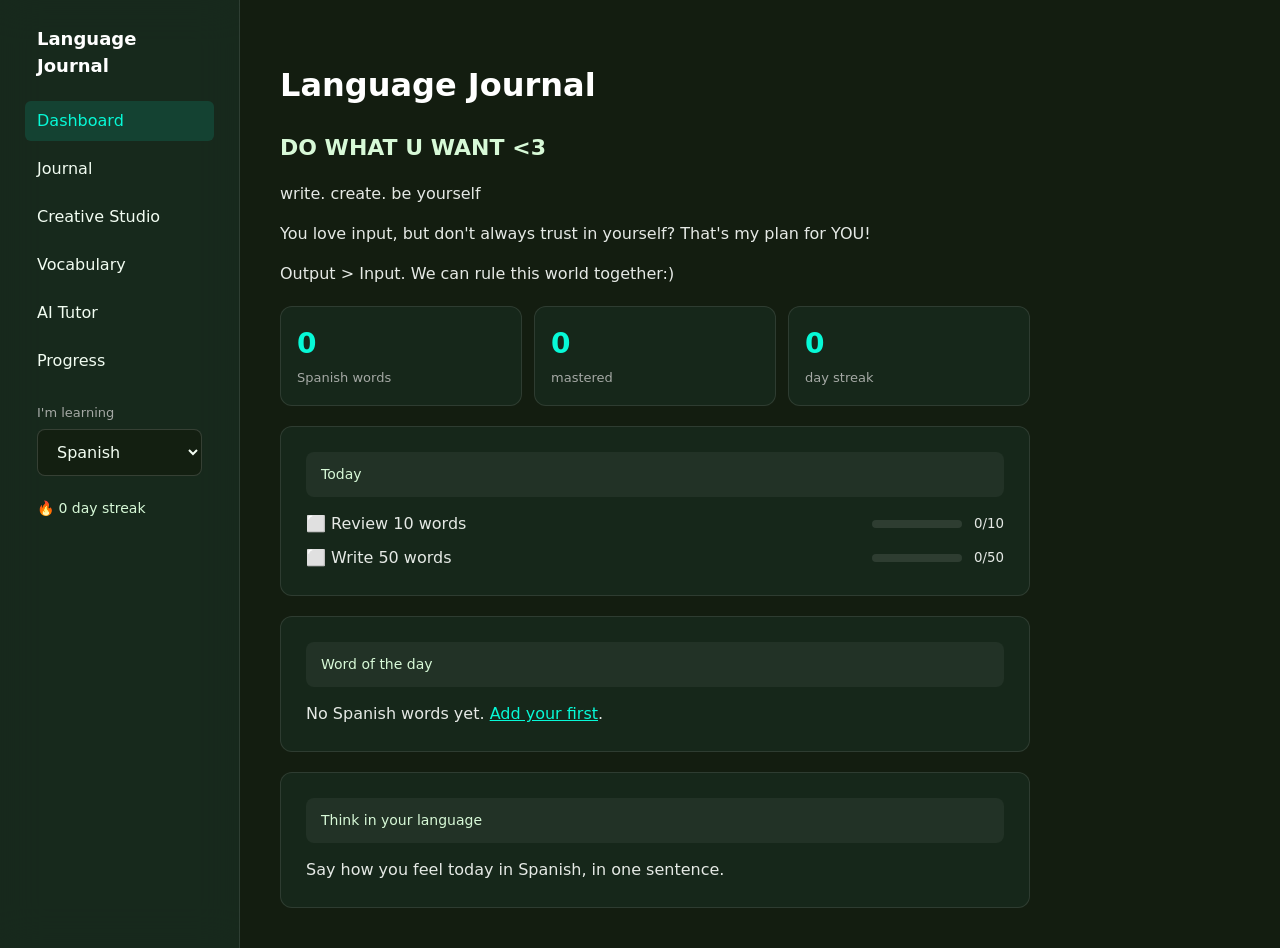
<file: index.html>
<!DOCTYPE html>
<html lang="en">
<head>
  <meta charset="UTF-8">
  <meta name="viewport" content="width=device-width, initial-scale=1.0">
  <title>Dashboard – Language Journal</title>
  <link rel="stylesheet" href="style.css">
</head>
<body data-page="index">
<div class="apps">
  <aside class="sidebar" id="side"></aside>
  <main class="main-content">
    <h1>Language Journal</h1>
    <h2>DO WHAT U WANT &lt;3</h2>
    <p>write. create. be yourself</p>
    <p>You love input, but don't always trust in yourself? That's my plan for YOU!</p>
    <p>Output &gt; Input. We can rule this world together:)</p>
    <div class="stats" id="stats"></div>
    <div class="studio-box"><div class="prompt-bar"><span>Today</span></div><div id="goals" style="display:flex;flex-direction:column;gap:10px"></div></div>
    <div class="studio-box"><div class="prompt-bar"><span>Word of the day</span></div><div id="wotd"></div></div>
    <div class="studio-box"><div class="prompt-bar"><span>Think in your language</span></div><div id="nudge"></div></div>
  </main>
</div>
<script src="app.js"></script>
</body>
</html>
</file>
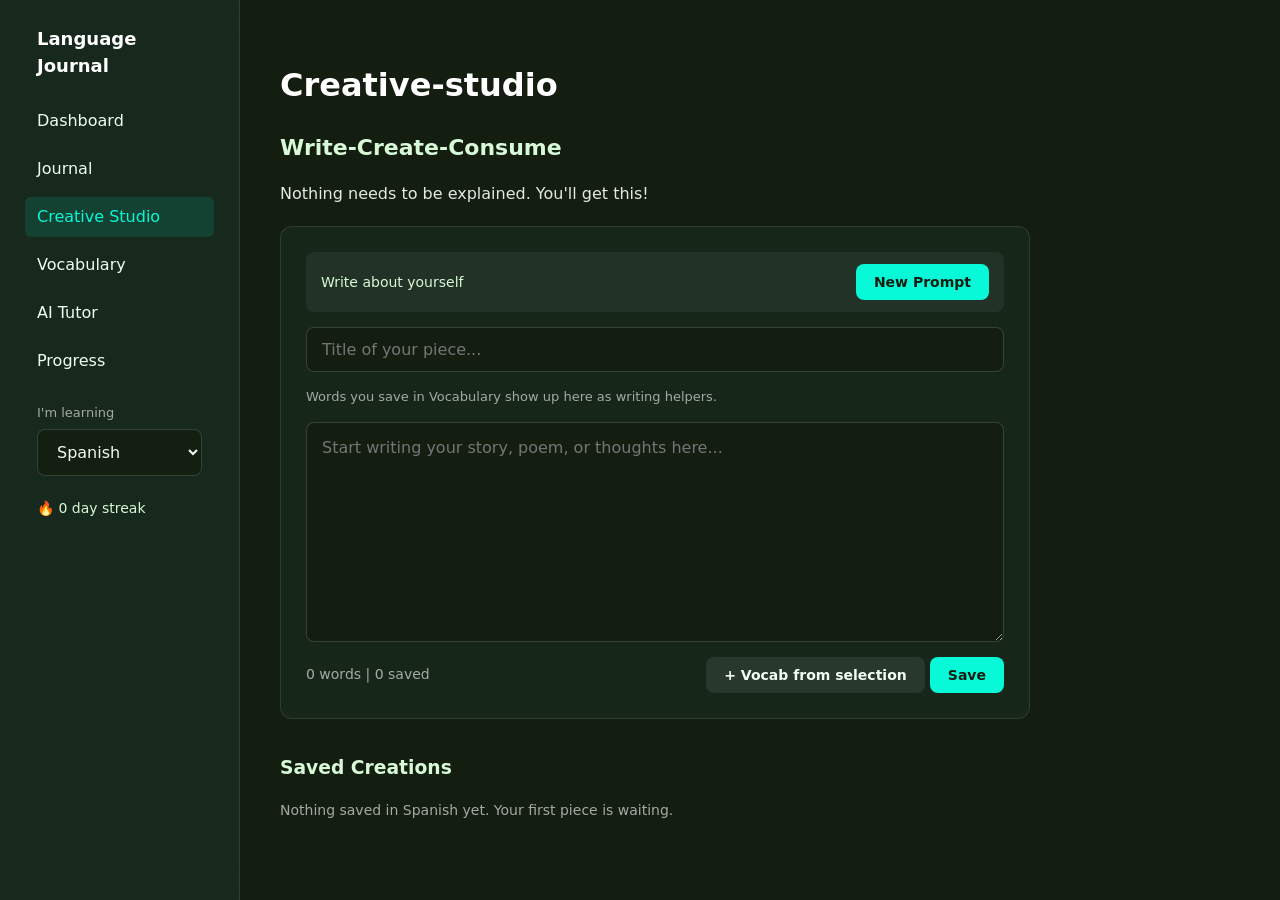
<file: creative-studio.html>
<!DOCTYPE html>
<html lang="en">
<head>
  <meta charset="UTF-8">
  <meta name="viewport" content="width=device-width, initial-scale=1.0">
  <title>Creative Studio – Language Journal</title>
  <link rel="stylesheet" href="style.css">
</head>
<body data-page="creative-studio">
<div class="apps">
  <aside class="sidebar" id="side"></aside>
  <main class="main-content">
    <h1>Creative-studio</h1>
    <h2>Write-Create-Consume</h2>
    <p>Nothing needs to be explained. You'll get this!</p>
    <div class="studio-box">
      <div class="prompt-bar">
        <span id="prompt-text">Write about yourself</span>
        <button type="button" id="new-prompt-btn">New Prompt</button>
      </div>
      <input type="text" id="story-title" placeholder="Title of your piece...">
      <div class="chips" id="chips"></div>
      <textarea id="story-editor" placeholder="Start writing your story, poem, or thoughts here..."></textarea>
      <div class="studio-actions">
        <span id="word-count">0 words</span>
        <span><button type="button" class="ghost" id="sel-vocab" title="Save the selected text as a vocab">+ Vocab from selection</button> <button type="button" id="save-btn">Save</button></span>
      </div>
    </div>
    <div class="saved-section">
      <h3>Saved Creations</h3>
      <div id="saved-list"></div>
    </div>
  </main>
</div>
<script src="app.js"></script>
</body>
</html>
</file>
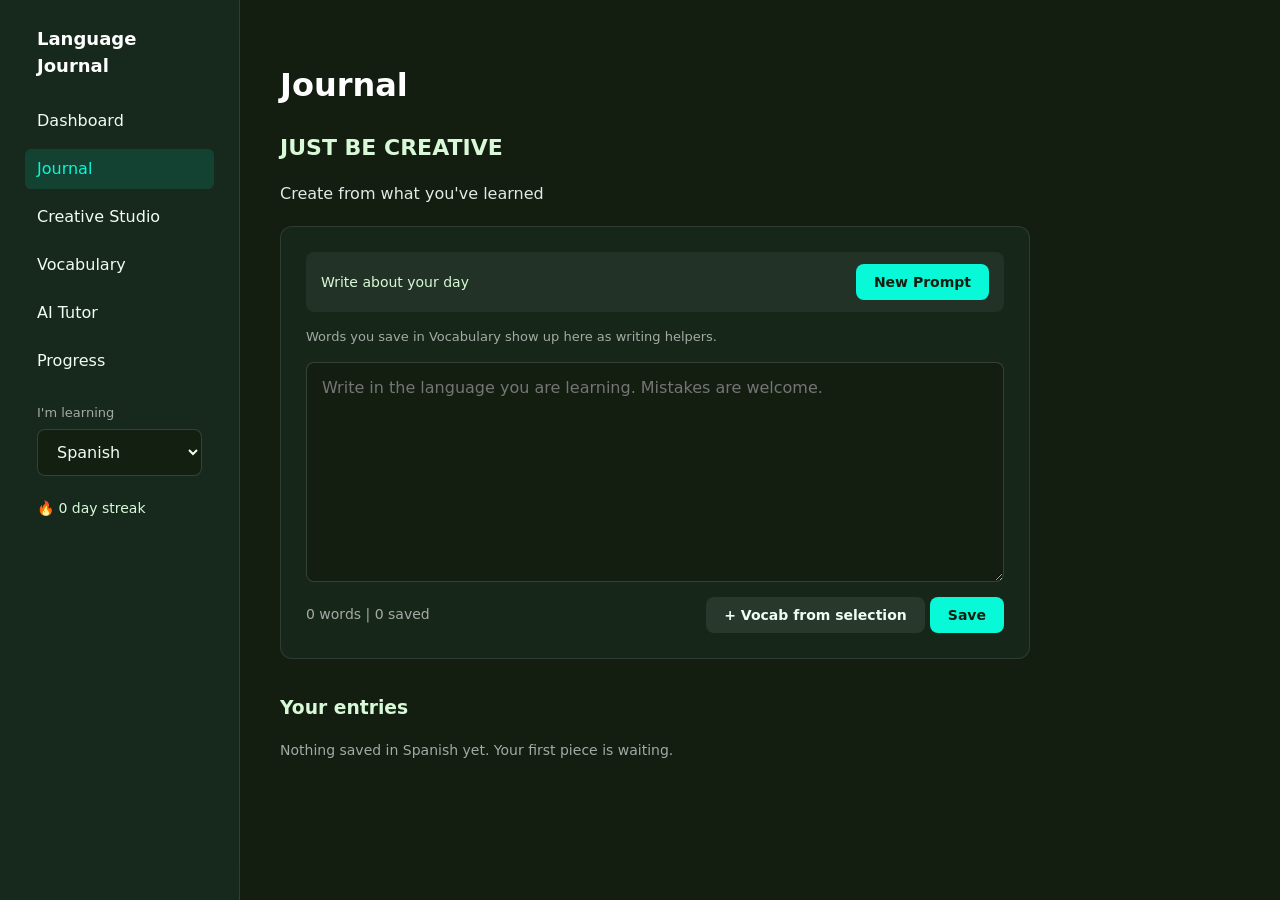
<file: journal.html>
<!DOCTYPE html>
<html lang="en">
<head>
  <meta charset="UTF-8">
  <meta name="viewport" content="width=device-width, initial-scale=1.0">
  <title>Journal – Language Journal</title>
  <link rel="stylesheet" href="style.css">
</head>
<body data-page="journal">
<div class="apps">
  <aside class="sidebar" id="side"></aside>
  <main class="main-content">
    <h1>Journal</h1>
    <h2>JUST BE CREATIVE</h2>
    <p>Create from what you've learned</p>
    <div class="studio-box">
      <div class="prompt-bar">
        <span id="prompt-text">Write about your day</span>
        <button type="button" id="new-prompt-btn">New Prompt</button>
      </div>
      <div class="chips" id="chips"></div>
      <textarea id="story-editor" placeholder="Write in the language you are learning. Mistakes are welcome."></textarea>
      <div class="studio-actions">
        <span id="word-count">0 words</span>
        <span><button type="button" class="ghost" id="sel-vocab" title="Save the selected text as a vocab">+ Vocab from selection</button> <button type="button" id="save-btn">Save</button></span>
      </div>
    </div>
    <div class="saved-section">
      <h3>Your entries</h3>
      <div id="saved-list"></div>
    </div>
  </main>
</div>
<script src="app.js"></script>
</body>
</html>
</file>
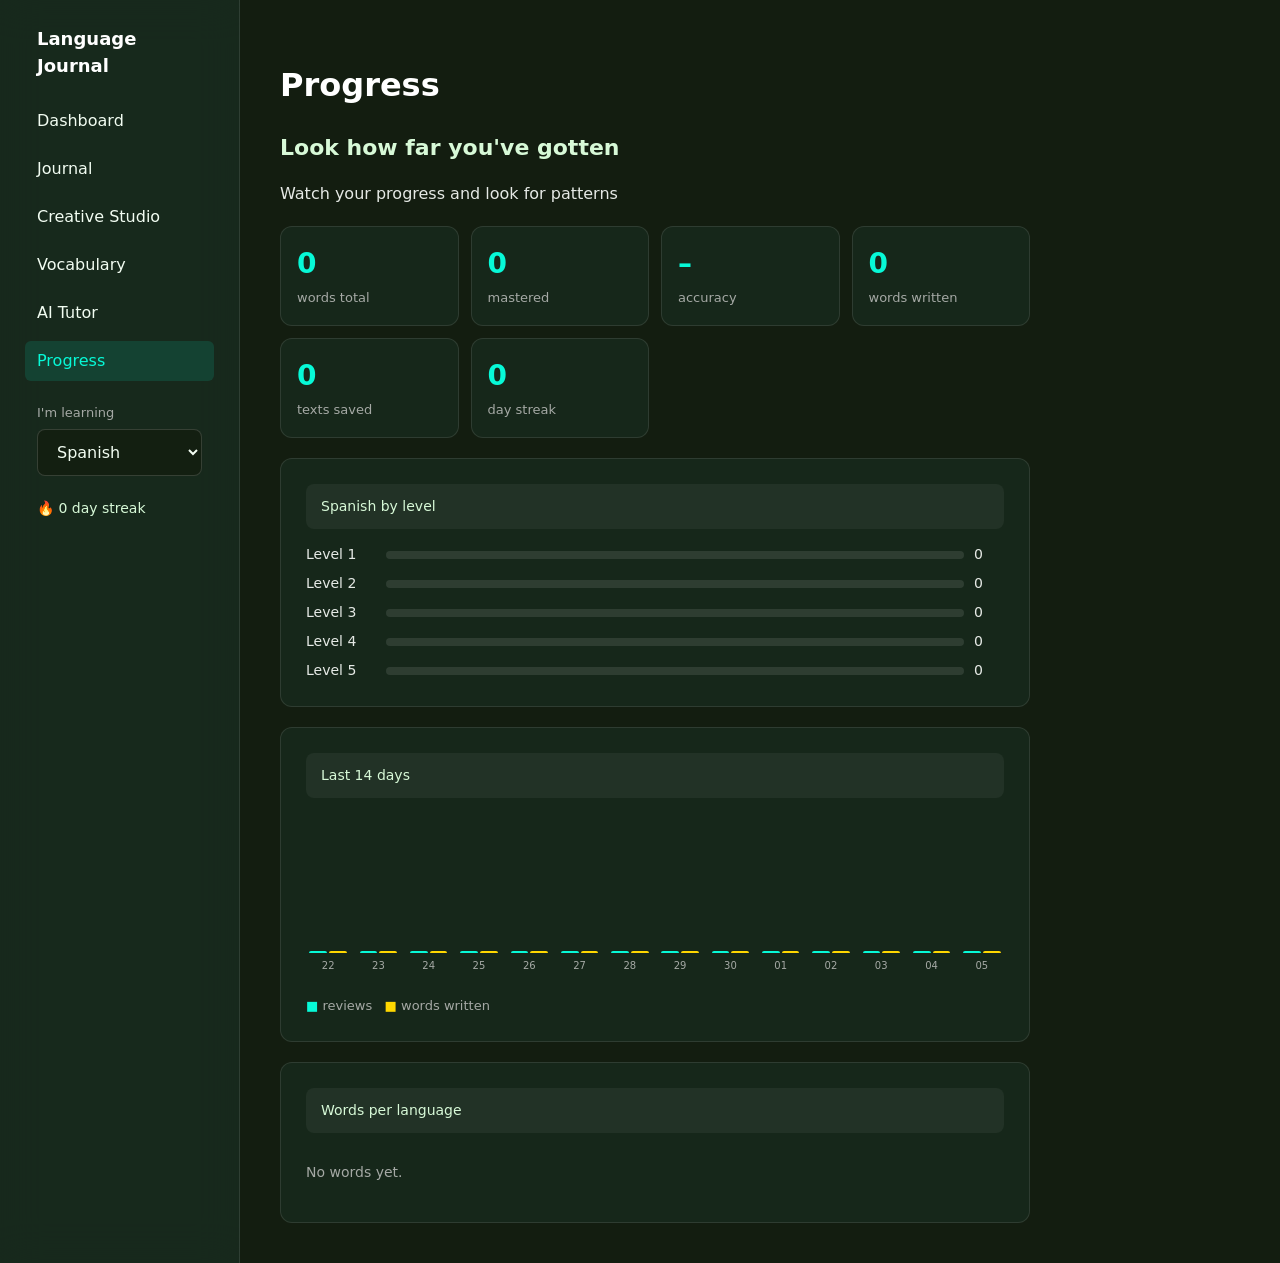
<file: progress.html>
<!DOCTYPE html>
<html lang="en">
<head>
  <meta charset="UTF-8">
  <meta name="viewport" content="width=device-width, initial-scale=1.0">
  <title>Progress – Language Journal</title>
  <link rel="stylesheet" href="style.css">
</head>
<body data-page="progress">
<div class="apps">
  <aside class="sidebar" id="side"></aside>
  <main class="main-content">
    <h1>Progress</h1>
    <h2>Look how far you've gotten</h2>
    <p>Watch your progress and look for patterns</p>
    <div class="stats" id="stats"></div>
    <div class="studio-box"><div class="prompt-bar"><span id="lvl-title">By level</span></div><div id="levels" style="display:flex;flex-direction:column;gap:8px"></div></div>
    <div class="studio-box"><div class="prompt-bar"><span>Last 14 days</span></div><div class="chart" id="chart"></div><div class="legend"><span style="color:#07f9d7">■</span> reviews &nbsp; <span style="color:#ffd700">■</span> words written</div></div>
    <div class="studio-box"><div class="prompt-bar"><span>Words per language</span></div><div id="per-lang" style="display:flex;flex-direction:column;gap:8px"></div></div>
  </main>
</div>
<script src="app.js"></script>
</body>
</html>
</file>
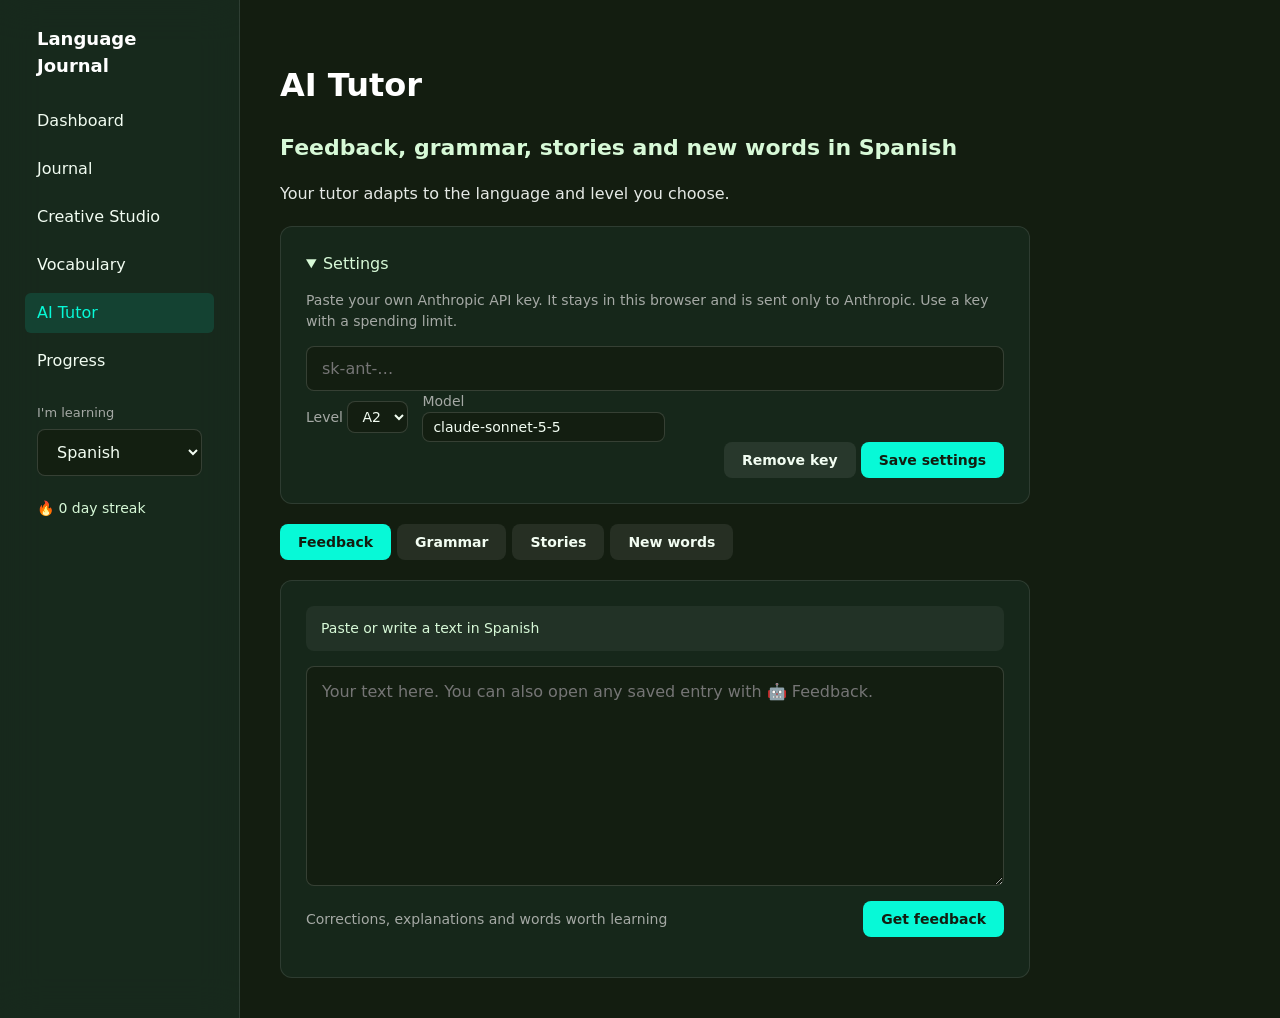
<file: tutor.html>
<!DOCTYPE html>
<html lang="en">
<head>
  <meta charset="UTF-8">
  <meta name="viewport" content="width=device-width, initial-scale=1.0">
  <title>AI Tutor – Language Journal</title>
  <link rel="stylesheet" href="style.css">
</head>
<body data-page="tutor">
<div class="apps">
  <aside class="sidebar" id="side"></aside>
  <main class="main-content">
    <h1>AI Tutor</h1>
    <h2>Feedback, grammar, stories and new words in <span class="lang-label"></span></h2>
    <p>Your tutor adapts to the language and level you choose.</p>

    <details class="studio-box" id="settings">
      <summary>Settings</summary>
      <p class="muted">Paste your own Anthropic API key. It stays in this browser and is sent only to Anthropic. Use a key with a spending limit.</p>
      <input type="password" id="ai-key" placeholder="sk-ant-…" autocomplete="off">
      <div class="opts-row">
        <label>Level <select id="ai-level"><option>A1</option><option>A2</option><option>B1</option><option>B2</option><option>C1</option><option>C2</option></select></label>
        <label>Model <input type="text" id="ai-model" style="padding:6px 10px;font-size:14px"></label>
      </div>
      <div class="studio-actions"><span class="muted" id="ai-saved"></span><span><button type="button" class="ghost" id="ai-clear">Remove key</button> <button type="button" id="ai-save">Save settings</button></span></div>
    </details>

    <div class="tabs" style="margin-top:20px">
      <button type="button" class="tab active" data-pane="fb">Feedback</button>
      <button type="button" class="tab" data-pane="gr">Grammar</button>
      <button type="button" class="tab" data-pane="st">Stories</button>
      <button type="button" class="tab" data-pane="nw">New words</button>
    </div>

    <section class="studio-box pane" id="pane-fb">
      <div class="prompt-bar"><span>Paste or write a text in <span class="lang-label"></span></span></div>
      <textarea id="fb-in" placeholder="Your text here. You can also open any saved entry with 🤖 Feedback."></textarea>
      <div class="studio-actions"><span class="muted">Corrections, explanations and words worth learning</span><button type="button" id="fb-go">Get feedback</button></div>
      <div id="fb-out"></div>
    </section>

    <section class="studio-box pane" id="pane-gr" hidden>
      <div class="prompt-bar"><span>Learn one grammar point, then practise it</span></div>
      <input type="text" id="gr-topic" placeholder="Topic, e.g. past tense (leave empty for a suggestion)">
      <div class="studio-actions"><span></span><button type="button" id="gr-go">Teach me</button></div>
      <div id="gr-out"></div>
    </section>

    <section class="studio-box pane" id="pane-st" hidden>
      <div class="prompt-bar"><span>A story at your level, with your own words woven in</span></div>
      <input type="text" id="st-topic" placeholder="Topic (optional), e.g. a lost cat in Lisbon">
      <div class="studio-actions"><label class="muted">Length <select id="st-len"><option value="100">Short</option><option value="200" selected>Medium</option><option value="350">Long</option></select></label><button type="button" id="st-go">Write story</button></div>
      <div id="st-out"></div>
    </section>

    <section class="studio-box pane" id="pane-nw" hidden>
      <div class="prompt-bar"><span>New words, skipping the ones you already have</span></div>
      <input type="text" id="nw-theme" placeholder="Theme, e.g. cooking, travel, feelings (optional)">
      <div class="studio-actions"><label class="muted">How many <select id="nw-n"><option>8</option><option selected>12</option><option>20</option></select></label><button type="button" id="nw-go">Suggest words</button></div>
      <div id="nw-out"></div>
    </section>
  </main>
</div>
<script src="app.js"></script>
<script src="tutor.js"></script>
</body>
</html>
</file>
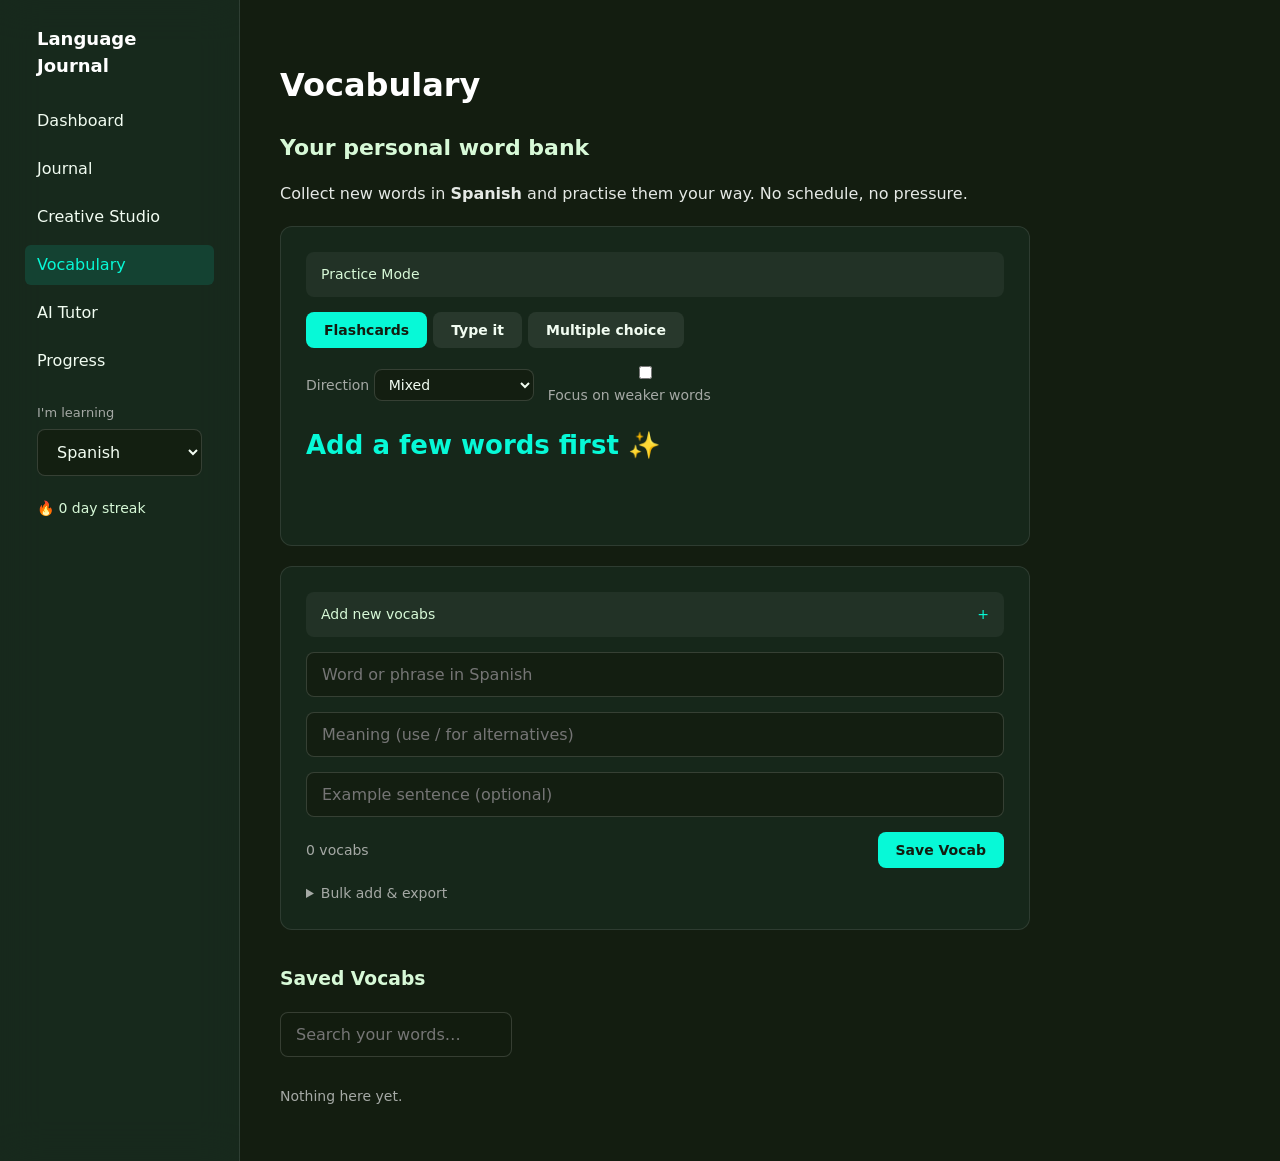
<file: vocabulary.html>
<!DOCTYPE html>
<html lang="en">
<head>
  <meta charset="UTF-8">
  <meta name="viewport" content="width=device-width, initial-scale=1.0">
  <title>Vocabulary – Language Journal</title>
  <link rel="stylesheet" href="style.css">
</head>
<body data-page="vocabulary">
<div class="apps">
  <aside class="sidebar" id="side"></aside>
  <main class="main-content">
    <h1>Vocabulary</h1>
    <h2>Your personal word bank</h2>
    <p>Collect new words in <b id="lang-name"></b> and practise them your way. No schedule, no pressure.</p>
    <div class="studio-box" id="quiz-box">
      <div class="prompt-bar"><span>Practice Mode</span><span id="quiz-level"></span></div>
      <div class="tabs">
        <button type="button" class="tab active" data-mode="cards">Flashcards</button>
        <button type="button" class="tab" data-mode="type">Type it</button>
        <button type="button" class="tab" data-mode="choice">Multiple choice</button>
      </div>
      <div class="opts-row">
        <label>Direction <select id="dir"><option value="mixed">Mixed</option><option value="front">Word → meaning</option><option value="back">Meaning → word</option></select></label>
        <label><input type="checkbox" id="weak"> Focus on weaker words</label>
      </div>
      <h3 id="quiz-word"></h3>
      <div id="q-area"></div>
      <span id="quiz-feedback"></span>
    </div>
    <div class="studio-box" id="add-box">
      <div class="prompt-bar"><span id="prompt-text">Add new vocabs</span><span style="color:#07f9d7">+</span></div>
      <input type="text" id="translation" placeholder="Word or phrase">
      <input type="text" id="back" placeholder="Meaning (use / for alternatives)">
      <input type="text" id="example" placeholder="Example sentence (optional)">
      <div class="studio-actions"><span id="word-count">0 vocabs</span><button type="button" id="save-btn">Save Vocab</button></div>
      <details><summary class="muted">Bulk add &amp; export</summary>
        <p class="muted">One per line: word ; meaning ; example (optional)</p>
        <textarea class="bulk" id="bulk" placeholder="la manzana ; the apple ; Me gusta la manzana."></textarea>
        <div class="studio-actions" style="margin-top:10px"><button type="button" class="ghost" id="export">Export CSV</button><button type="button" id="bulk-btn">Add all</button></div>
      </details>
    </div>
    <div class="saved-section">
      <h3>Saved Vocabs</h3>
      <input type="text" id="search" placeholder="Search your words…">
      <div id="saved-list"></div>
    </div>
  </main>
</div>
<script src="app.js"></script>
</body>
</html>
</file>
<file: style.css>
body{background:#131d10;color:#e5e9e5;margin:0;font-family:system-ui,sans-serif;line-height:1.5}
.apps{display:flex;min-height:100vh}
.sidebar{width:240px;padding:25px;background:rgba(27,48,36,.65);backdrop-filter:blur(20px);-webkit-backdrop-filter:blur(22px);border-right:1px solid rgba(255,255,255,.1);flex-shrink:0;display:flex;flex-direction:column;gap:22px;box-sizing:border-box}
.brand{font-weight:bold;color:#fff;font-size:18px;padding:0 12px}
.nav-links{display:flex;flex-direction:column;gap:8px}
.nav-links a{text-decoration:none;color:#F2FDF2;font-size:16px;padding:8px 12px;border-radius:6px;transition:background-color .2s,color .2s}
.nav-links a:hover{background:rgba(255,255,255,.08);color:#07f9d7}
.nav-links a.active{background:rgba(7,249,215,.12);color:#07f9d7}
.lang-pick{display:flex;flex-direction:column;gap:6px;font-size:13px;color:#a5a9a5;padding:0 12px}
.side-streak{padding:0 12px;color:#D7F9D7;font-size:14px}
h1{color:#fff}h2{color:#D7F9D7;font-size:22px}h3{color:#D7F9D7}
.main-content{flex:1;padding:40px;min-width:0}
.muted{color:#a5a9a5;font-size:14px}
.studio-box{background:rgba(27,48,36,.55);border:1px solid rgba(255,255,255,.1);border-radius:12px;padding:25px;max-width:750px;display:flex;flex-direction:column;gap:15px;margin-top:20px;box-sizing:border-box}
.prompt-bar{display:flex;justify-content:space-between;align-items:center;gap:15px;background:rgba(255,255,255,.05);padding:12px 15px;border-radius:8px;color:#D7F9D7;font-size:14px}
input,select,textarea{background:rgba(19,29,16,.8);border:1px solid rgba(255,255,255,.15);border-radius:8px;color:#F2FDF2;padding:12px 15px;font-family:inherit;font-size:16px;box-sizing:border-box;max-width:100%}
.studio-box input,.studio-box textarea{width:100%}
.studio-box textarea{min-height:220px;resize:vertical;line-height:1.6}
.studio-box textarea.bulk{min-height:90px}
input:focus,select:focus,textarea:focus,button:focus-visible{outline:none;border-color:#07f9d7;box-shadow:0 0 0 2px rgba(7,249,215,.35)}
.studio-actions,.row{display:flex;justify-content:space-between;align-items:center;gap:10px;flex-wrap:wrap}
#word-count{font-size:14px;color:#a5a9a5}
button{background:#07f9d7;color:#131d10;border:none;padding:10px 18px;border-radius:8px;font-weight:bold;cursor:pointer;transition:opacity .2s;font-family:inherit;font-size:14px}
button:hover{opacity:.85}
button.ghost,.mini,.tab{background:rgba(255,255,255,.08);color:#F2FDF2}
button.bad{background:#ff6b6b}
button:disabled{opacity:.5;cursor:default}
.mini{padding:2px 8px;font-size:14px}
.tabs{display:flex;gap:6px;flex-wrap:wrap}
.tab.active{background:#07f9d7;color:#131d10}
.opts-row{display:flex;gap:14px;flex-wrap:wrap;align-items:center;font-size:14px;color:#a5a9a5}
.opts-row select{padding:6px 10px;font-size:14px}
#quiz-word{color:#07f9d7;margin:5px 0;font-size:26px}
#q-area{display:flex;flex-direction:column;gap:12px}
.answer{background:rgba(255,255,255,.05);border-radius:8px;padding:14px;font-size:20px;color:#D7F9D7}
.answer small,.vocab-back small{display:block;font-size:14px;color:#a5a9a5;margin-top:4px}
.opts{display:grid;grid-template-columns:1fr 1fr;gap:10px}
.opt{background:rgba(255,255,255,.08);color:#F2FDF2;padding:14px;font-size:16px}
#quiz-feedback{min-height:20px}#quiz-feedback.ok{color:#07f9d7}#quiz-feedback.no{color:#ff6b6b}
.chips{display:flex;gap:6px;flex-wrap:wrap;align-items:center;font-size:13px;color:#a5a9a5}
.chip{background:rgba(7,249,215,.12);color:#07f9d7;border-radius:14px;padding:3px 10px;cursor:pointer;font-size:14px}
.saved-section{margin-top:35px;max-width:750px}
.saved-card{background:rgba(27,48,36,.45);border:1px solid rgba(255,255,255,.08);border-radius:10px;padding:15px 20px;margin-bottom:12px}
.saved-card h4{margin:0 0 8px;color:#07f9d7}
.saved-card p{margin:0 0 8px;white-space:pre-wrap;line-height:1.5}
.saved-card .meta{font-size:13px;color:#a5a9a5;margin-bottom:8px}
.saved-card details{margin-top:8px;font-size:14px;color:#a5a9a5}
.saved-card details p{border-left:2px solid rgba(255,255,255,.15);padding-left:10px;margin:6px 0}
#saved-list{display:grid;grid-template-columns:repeat(auto-fill,minmax(220px,1fr));gap:15px;margin-top:15px}
.saved-section>#saved-list.stack{display:block}
.vocab-card{background:rgba(27,48,36,.65);border:1px solid rgba(255,255,255,.12);border-radius:12px;padding:20px;transition:transform .2s,border-color .2s;cursor:pointer}
.vocab-card:hover{transform:translateY(-3px);border-color:#07f9d7}
.vocab-front{color:#07f9d7;font-size:18px;font-weight:bold;margin-bottom:8px}
.vocab-back{color:#D7F9D7;font-size:15px;border-top:1px solid rgba(255,255,255,.1);padding-top:8px;filter:blur(6px);transition:filter .2s}
.vocab-card.revealed .vocab-back{filter:none}
.vocab-level{display:inline-block;font-size:12px;padding:3px 8px;border-radius:6px;background:rgba(7,249,215,.15);color:#07f9d7}
.vocab-card.mastered{border-color:#ffd700}
.vocab-footer{display:flex;justify-content:space-between;align-items:center;margin-top:12px;border-top:1px solid rgba(255,255,255,.1);padding-top:8px}
.card-buttons{display:flex;gap:5px}
.card-buttons button{background:rgba(255,255,255,.08);padding:4px 8px;font-size:14px}
.card-buttons button:hover{background:rgba(255,255,255,.2)}
.stats{display:grid;grid-template-columns:repeat(auto-fit,minmax(150px,1fr));gap:12px;max-width:750px;margin-top:20px}
.stat{background:rgba(27,48,36,.55);border:1px solid rgba(255,255,255,.1);border-radius:12px;padding:16px}
.stat b{display:block;font-size:28px;color:#07f9d7}.stat span{font-size:13px;color:#a5a9a5}
.goal{display:grid;grid-template-columns:1fr 90px auto;gap:12px;align-items:center}
.bar{background:rgba(255,255,255,.1);border-radius:6px;height:8px;overflow:hidden}.bar i{display:block;height:100%;background:#07f9d7}
.lvl{display:grid;grid-template-columns:70px 1fr 30px;gap:10px;align-items:center;font-size:14px}
.chart{display:flex;gap:6px;align-items:flex-end;height:140px}
.col{flex:1;display:flex;align-items:flex-end;justify-content:center;gap:2px;height:100%;position:relative}
.col i{width:40%;background:#07f9d7;border-radius:3px 3px 0 0;min-height:2px}.col i.w{background:#ffd700}
.col small{position:absolute;bottom:-20px;font-size:10px;color:#a5a9a5}
.legend{font-size:13px;color:#a5a9a5;margin-top:28px}
@media(max-width:700px){.apps{flex-direction:column}.sidebar{width:100%;padding:15px}.nav-links{flex-direction:row;flex-wrap:wrap}.main-content{padding:20px}.opts{grid-template-columns:1fr}.goal{grid-template-columns:1fr}}
@media(prefers-reduced-motion:reduce){*{transition:none!important}}
.mk{border-left:2px solid rgba(7,249,215,.4);padding:6px 12px;margin:8px 0}
.mk summary{cursor:pointer}
details.studio-box>summary{cursor:pointer;color:#D7F9D7}
.pane[hidden]{display:none}
</file>
